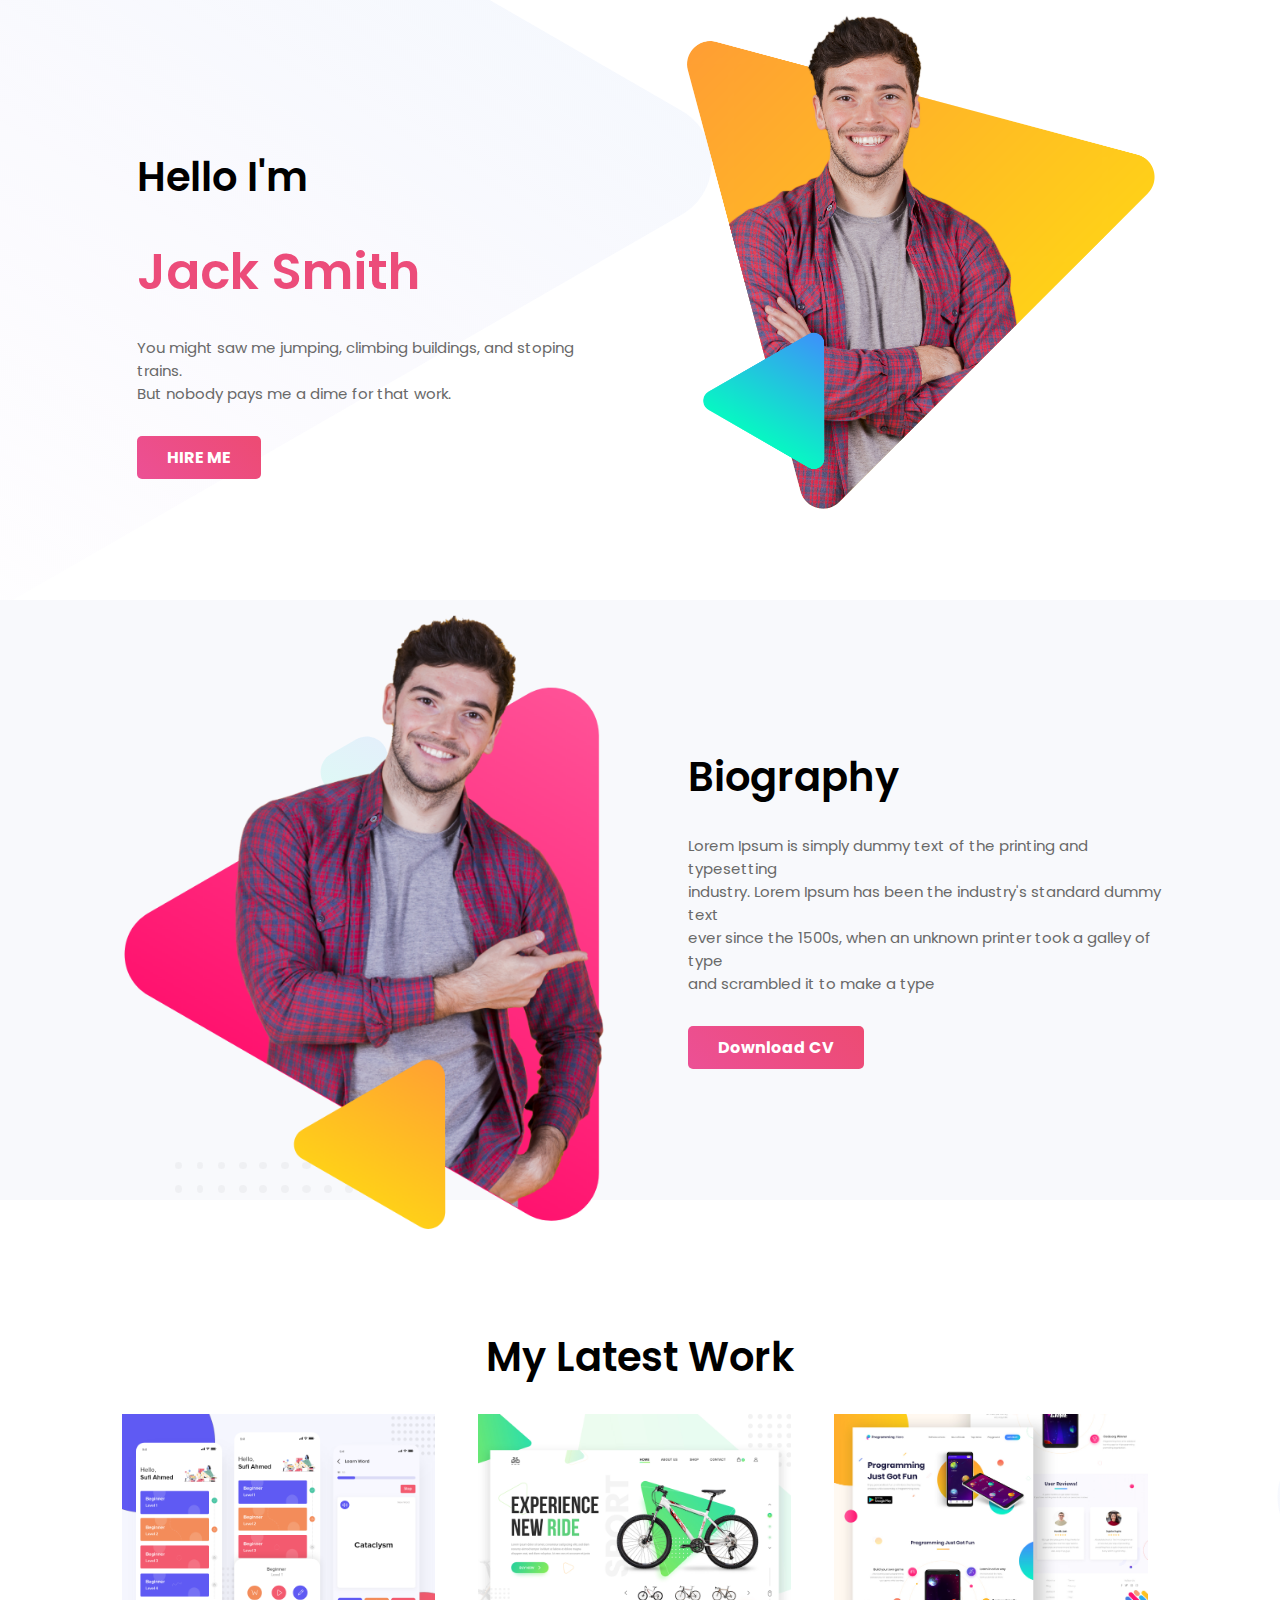
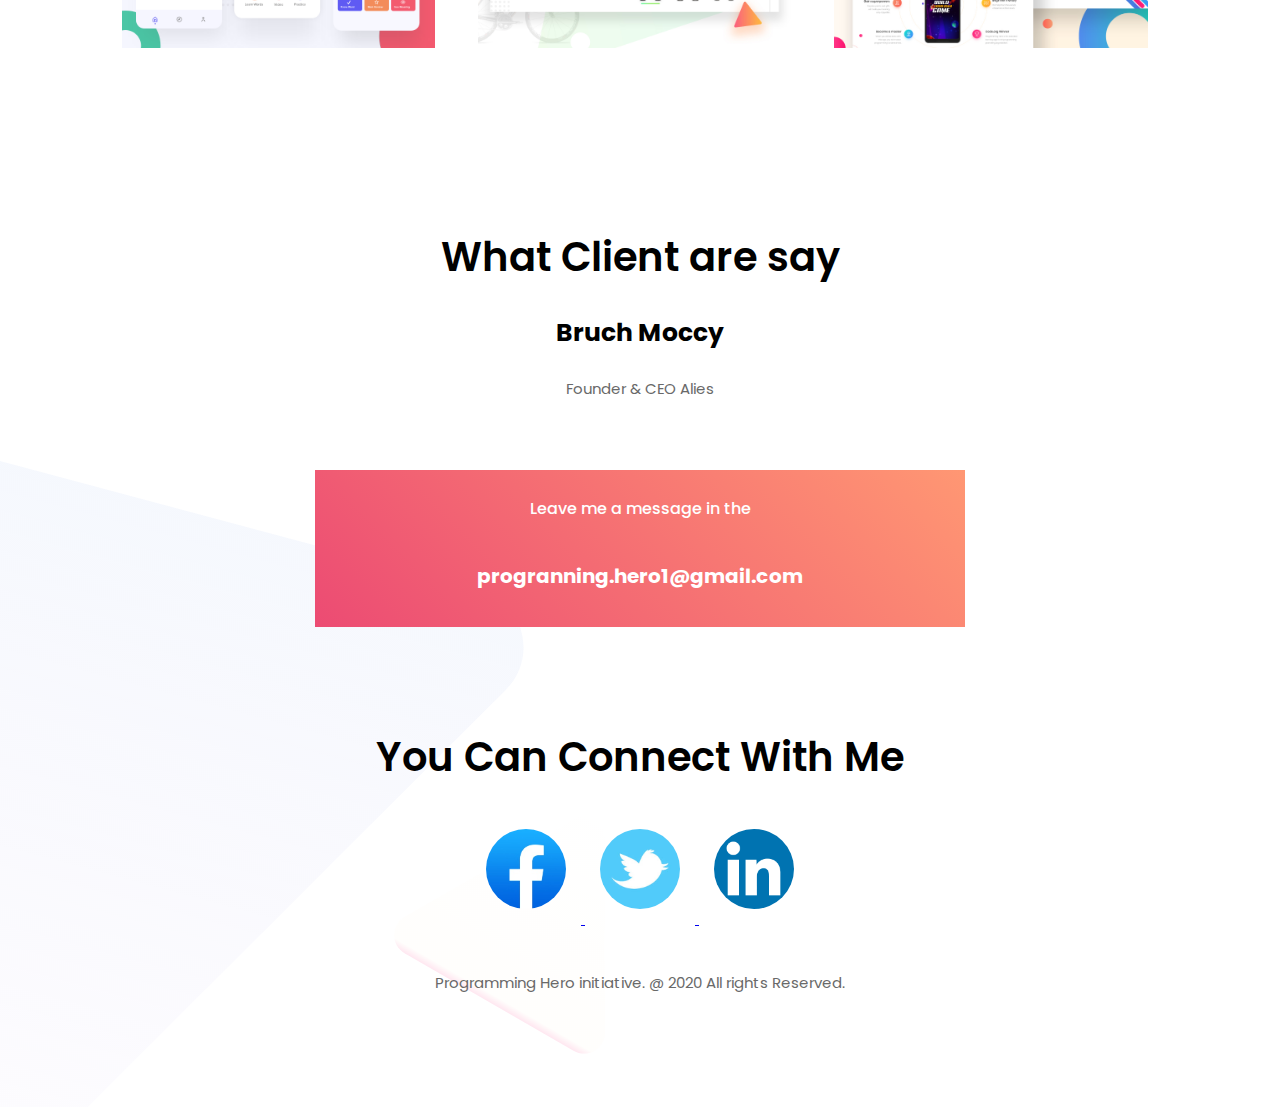
<file: index.html>
<!DOCTYPE html>
<html lang="en">
<head>
    <meta charset="UTF-8">
    <meta name="viewport" content="width=device-width, initial-scale=1.0">
    <title>my-second-protfolio</title>
    <link href="https://fonts.googleapis.com/css2?family=Poppins:wght@300;400;500;600;700;800;900&display=swap" rel="stylesheet">
    <link rel="stylesheet" href="style.css">
</head>
<body>
<section class="top-banner">
    <div class="half-width margin-top">
        <h1>Hello I'm</h1>
        <h1><span class="color-highlight">Jack Smith</span></h1>
        <p>You might saw me jumping, climbing buildings, and stoping trains. <br> But nobody pays me a dime for that work.</p>
        <div class="link-margin-top">
            <a class="link-button" target="_blank" href="https://azizul016.github.io/first-web-protfolio">HIRE ME</a>
        </div>
    </div>
    </div>
    <div class="half-width">
        <img src="images/peter.png" alt="">
    </div>
</section>

<section class="biography-bg">
    <div class="half-width">
        <img src="images/peter_dream.png" alt="">
    </div>
    <div class="half-width margin-top">
        <h1>Biography</h1>
        <p>Lorem Ipsum is simply dummy text of the printing and typesetting <br> industry. Lorem Ipsum has been the industry's standard dummy text <br> ever since the 1500s, when an unknown printer took a galley of type <br> and scrambled it to make a type </p>
        <a class="link-button" target="_blank" href="https://azizul016.github.io/first-web-protfolio">Download CV</a>       
    </div>
</section>

<section class="latest-work-bg">
    <h1>My Latest Work</h1>
    <div class="latest-work-img">
        <img src="images/latest-work/work-1.png" alt="">
    </div>
    <div class="latest-work-img">
        <img src="images/latest-work/work-2.jpg" alt="">
    </div>
    <div class="latest-work-img">
        <img src="images/latest-work/work-3.jpg" alt="">
    </div>
</section>

<section class="footer-bg">
    <h1>What Client are say</h1>
    <h3>Bruch Moccy</h3>
    <p>Founder & CEO Alies</p>
    <div class="programming-hero">
        <p>Leave me a message in the</p>
        <h4>progranning.hero1@gmail.com</h4>
    </div>
    <div class="social-link">
        <h1>You Can Connect With Me</h1>
            
                <a href="https://www.facebook.com/" target="_blank"> <img src="images/social-media/facebook.png" alt=""> </a>
                <a href="https://twitter.com/explore" target="_blank"> <img src="images/social-media/twiter.jpg" alt=""> </a>
                <a href="https://bd.linkedin.com/" target="_blank"> <img src="images/social-media/linkedin.png" alt=""> </a>   
    </div>
    <p>Programming Hero initiative. @ 2020 All rights Reserved.</p>
</section>

</body>
</html>
</file>
<file: style.css>
body{
    padding: 0;
    margin: 0;
    font-family: 'Poppins', sans-serif; 
}
h1{
    font-weight: 600;
    font-size: 40px;
}
h3{
    font-size: 25px;
}
p{
    color: dimgrey;
    font-size: 15px;
    margin-bottom: 40px;
}
.color-highlight{
    color: #EC4C7A;
    font-size: 50px;
}
.half-width{
    width: 40%;
    float: left;
    margin-left: 5%;
    padding-left: 2%;
}
.half-width img{
    width: 100%;
    margin-top: 15px;
}
.margin-top{
    margin-top: 120px;
}
section{
    padding-bottom: 130px;
}
.link-button{
    text-decoration: none;
    background-image: linear-gradient(45deg, #EC5095, #ED4B73);
    padding: 10px 30px;
    border-radius: 5px;
    color: white;
    font-weight: 700;
}
.link-button:hover{
    background-image: linear-gradient(45deg,  #ff3366, #d65a92);
}
.top-banner{
    background-image: url(images/header-bg.png);
    background-repeat: no-repeat;
    height: 600px;
    padding: 0 55px;
}
.biography-bg{
    background-image: url(images/biography-bg.png);
    background-repeat: no-repeat;
    height: 600px;
    padding: 0 40px;
}
.latest-work-img{
    width: 29%;
    margin-left: 2%;
    margin-right: 2%;
    float: left;
}
.latest-work-img img{
    width: 100%;
}
.latest-work-bg{
    background-image: url(images/latest-work-bg.png);
    background-repeat: no-repeat;
    padding: 100px;
    height: 400px;
    text-align: center;
}
.footer-bg{
    text-align: center;
    background-image: url(images/footer-bg.png);
    background-repeat: no-repeat;
    height: 750px;
}
.programming-hero{
    background-image: linear-gradient(45deg, #EC4B73, #FF9773);
    padding: 10px 25px;
    width: 600px;
    margin: 0 auto;
    margin-bottom: 100px;
    margin-top: 70px;
}
.programming-hero p{
    color: white;
    font-weight: 500;
    font-size: 16px;
}
.programming-hero h4{
    color: white;
    font-weight: 700;
    font-size: 20px;
}
.social-link{
    margin: 0 auto;
    margin-bottom: 40px;
}
.social-link img{
    width: 80px;
    height: 80px;
    border-radius: 50%;
    padding: 15px;
}
</file>
